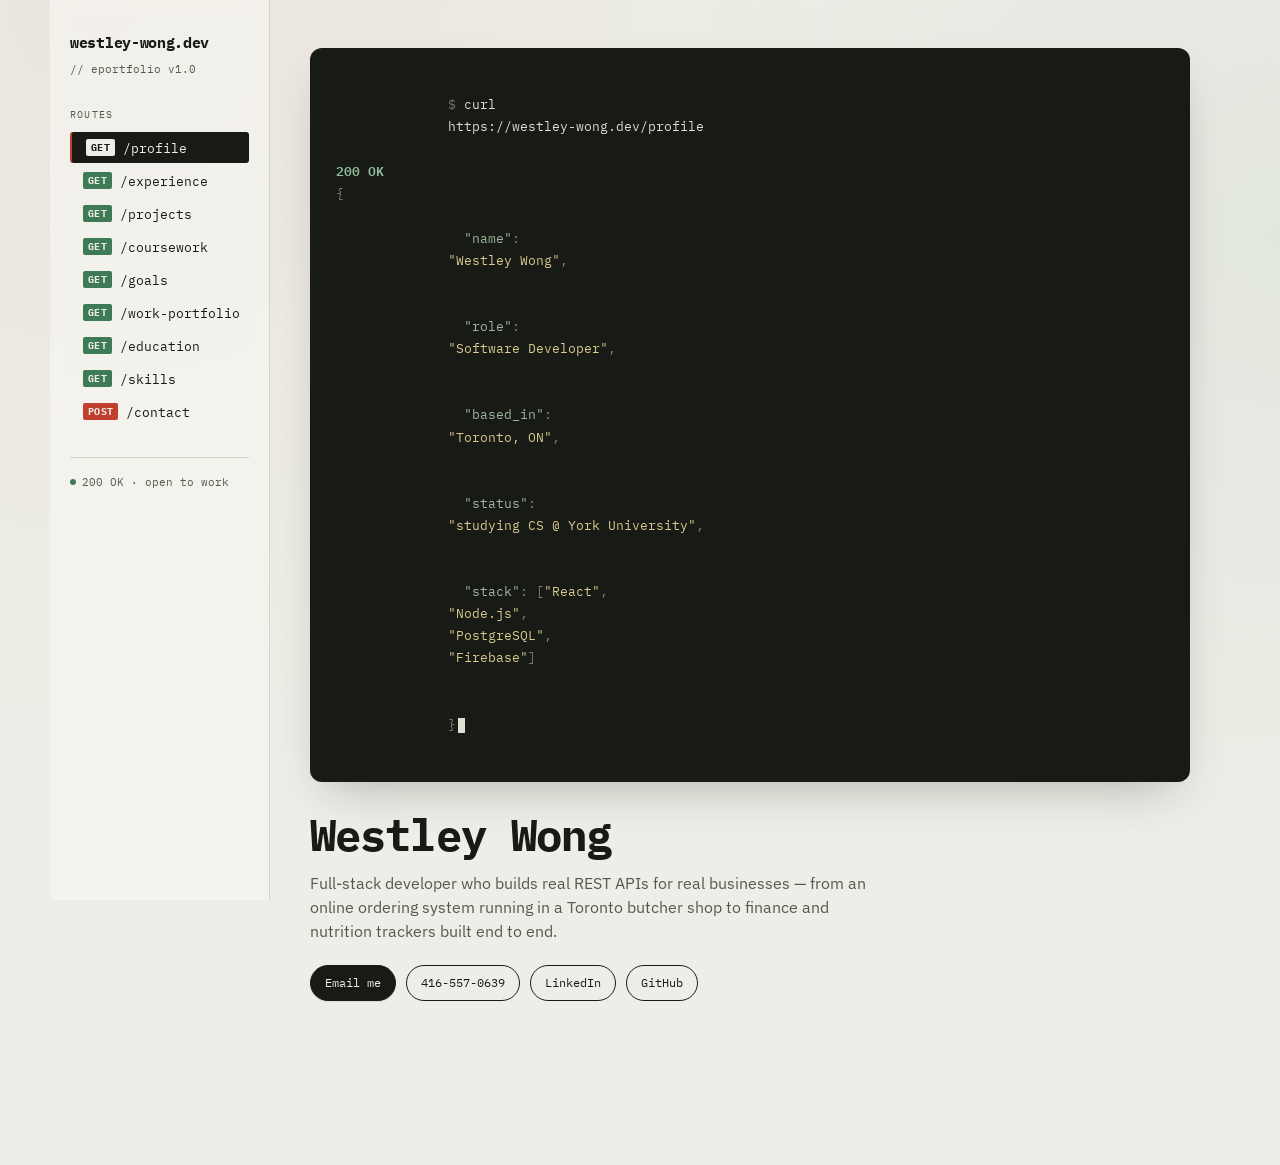
<file: index.html>
<!doctype html>
<html lang="en">
  <head>
    <meta charset="UTF-8" />
    <meta name="viewport" content="width=device-width, initial-scale=1.0" />
    <title>Westley Wong — /profile</title>
    <link rel="preconnect" href="https://fonts.googleapis.com" />
    <link
      href="https://fonts.googleapis.com/css2?family=IBM+Plex+Mono:wght@400;500;600;700&family=IBM+Plex+Sans:wght@400;500;600&display=swap"
      rel="stylesheet"
    />
    <link rel="stylesheet" href="css/style.css" />
  </head>
  <body>
    <div class="shell">
      <nav class="sidebar" aria-label="Section navigation">
        <div class="brand">westley-wong.dev</div>
        <div class="brand-sub">// eportfolio v1.0</div>

        <div class="nav-label">Routes</div>
        <ul class="routes" role="tablist" aria-label="Portfolio sections">
          <li>
            <button
              class="tab-btn is-active"
              role="tab"
              aria-selected="true"
              aria-controls="profile"
              id="tab-profile"
              data-target="profile"
            >
              <span class="method">GET</span>/profile
            </button>
          </li>
          <li>
            <button
              class="tab-btn"
              role="tab"
              aria-selected="false"
              aria-controls="experience"
              id="tab-experience"
              data-target="experience"
            >
              <span class="method">GET</span>/experience
            </button>
          </li>
          <li>
            <button
              class="tab-btn"
              role="tab"
              aria-selected="false"
              aria-controls="projects"
              id="tab-projects"
              data-target="projects"
            >
              <span class="method">GET</span>/projects
            </button>
          </li>
          <li>
            <button
              class="tab-btn"
              role="tab"
              aria-selected="false"
              aria-controls="coursework"
              id="tab-coursework"
              data-target="coursework"
            >
              <span class="method">GET</span>/coursework
            </button>
          </li>
          <li>
            <button
              class="tab-btn"
              role="tab"
              aria-selected="false"
              aria-controls="goals"
              id="tab-goals"
              data-target="goals"
            >
              <span class="method">GET</span>/goals
            </button>
          </li>
          <li>
            <button
              class="tab-btn"
              role="tab"
              aria-selected="false"
              aria-controls="work-portfolio"
              id="tab-work-portfolio"
              data-target="work-portfolio"
            >
              <span class="method">GET</span>/work-portfolio
            </button>
          </li>
          <li>
            <button
              class="tab-btn"
              role="tab"
              aria-selected="false"
              aria-controls="education"
              id="tab-education"
              data-target="education"
            >
              <span class="method">GET</span>/education
            </button>
          </li>
          <li>
            <button
              class="tab-btn"
              role="tab"
              aria-selected="false"
              aria-controls="skills"
              id="tab-skills"
              data-target="skills"
            >
              <span class="method">GET</span>/skills
            </button>
          </li>
          <li>
            <button
              class="tab-btn"
              role="tab"
              aria-selected="false"
              aria-controls="contact"
              id="tab-contact"
              data-target="contact"
            >
              <span class="method post">POST</span>/contact
            </button>
          </li>
        </ul>

        <div class="status-line">
          <span class="dot"></span> 200 OK · open to work
        </div>
      </nav>

      <main>
        <section
          class="hero is-active"
          id="profile"
          data-panel="profile"
          role="tabpanel"
          aria-labelledby="tab-profile"
          tabindex="0"
        >
          <div class="hero-console">
            <div class="c-line">
              <span class="c-comment">$</span> curl
              https://westley-wong.dev/profile
            </div>
            <div class="c-line"><span class="c-status">200 OK</span></div>
            <div class="c-line"><span class="c-punc">{</span></div>
            <div class="c-line">
              &nbsp;&nbsp;<span class="c-key">"name"</span
              ><span class="c-punc">:</span>
              <span class="c-str">"Westley Wong"</span
              ><span class="c-punc">,</span>
            </div>
            <div class="c-line">
              &nbsp;&nbsp;<span class="c-key">"role"</span
              ><span class="c-punc">:</span>
              <span class="c-str">"Software Developer"</span
              ><span class="c-punc">,</span>
            </div>
            <div class="c-line">
              &nbsp;&nbsp;<span class="c-key">"based_in"</span
              ><span class="c-punc">:</span>
              <span class="c-str">"Toronto, ON"</span
              ><span class="c-punc">,</span>
            </div>
            <div class="c-line">
              &nbsp;&nbsp;<span class="c-key">"status"</span
              ><span class="c-punc">:</span>
              <span class="c-str">"studying CS @ York University"</span
              ><span class="c-punc">,</span>
            </div>
            <div class="c-line">
              &nbsp;&nbsp;<span class="c-key">"stack"</span
              ><span class="c-punc">:</span> <span class="c-punc">[</span
              ><span class="c-str">"React"</span><span class="c-punc">,</span>
              <span class="c-str">"Node.js"</span><span class="c-punc">,</span>
              <span class="c-str">"PostgreSQL"</span
              ><span class="c-punc">,</span>
              <span class="c-str">"Firebase"</span><span class="c-punc">]</span>
            </div>
            <div class="c-line">
              <span class="c-punc">}</span><span class="caret"></span>
            </div>
          </div>

          <h1 class="hero-title">Westley Wong</h1>
          <p class="hero-role">
            Full-stack developer who builds real REST APIs for real businesses —
            from an online ordering system running in a Toronto butcher shop to
            finance and nutrition trackers built end to end.
          </p>

          <div class="hero-links">
            <a class="pill solid" href="mailto:wwwestley1113@gmail.com"
              >Email me</a
            >
            <a class="pill" href="tel:4165570639">416-557-0639</a>
            <a
              class="pill"
              href="https://linkedin.com/in/westley-wong-dev"
              target="_blank"
              rel="noopener"
              >LinkedIn</a
            >
            <a
              class="pill"
              href="https://github.com/wwong1113"
              target="_blank"
              rel="noopener"
              >GitHub</a
            >
          </div>
        </section>

        <section
          id="experience"
          data-panel="experience"
          role="tabpanel"
          aria-labelledby="tab-experience"
          tabindex="0"
        >
          <div class="req-header">
            <span class="path">GET /experience</span> — production work
          </div>
          <h2 class="section-title">
            Experience <span class="status-badge">200 OK</span>
          </h2>

          <div class="card">
            <div class="card-head">
              <div>
                <div class="card-title">Software Developer</div>
                <div class="card-org">Max Meats · Toronto, ON</div>
              </div>
              <div class="card-date">July 2025 — Present</div>
            </div>
            <div class="shot shot--empty">
              <!-- Illustrative placeholder. When your real screenshot is ready, delete the <svg> below and replace with:
               <img src="images/experience-max-meats.png" alt="Max Meats online ordering site screenshot"> -->
              <svg
                class="mock"
                viewBox="0 0 400 225"
                preserveAspectRatio="xMidYMid slice"
              >
                <rect width="400" height="225" fill="var(--card)" />
                <rect x="0" y="0" width="400" height="26" fill="var(--ink)" />
                <circle cx="14" cy="13" r="3.5" fill="#C13F2E" />
                <circle cx="26" cy="13" r="3.5" fill="#D9C98E" />
                <circle cx="38" cy="13" r="3.5" fill="#3E7A55" />
                <rect
                  x="150"
                  y="8"
                  width="100"
                  height="10"
                  rx="5"
                  fill="#4A4E42"
                />
                <rect
                  x="24"
                  y="46"
                  width="352"
                  height="34"
                  rx="6"
                  fill="var(--paper-dim)"
                />
                <rect
                  x="34"
                  y="56"
                  width="120"
                  height="8"
                  rx="4"
                  fill="var(--ink-soft)"
                />
                <rect
                  x="300"
                  y="54"
                  width="66"
                  height="16"
                  rx="8"
                  fill="var(--stamp)"
                />
                <g>
                  <rect
                    x="24"
                    y="94"
                    width="82"
                    height="70"
                    rx="6"
                    fill="var(--paper-dim)"
                  />
                  <rect
                    x="34"
                    y="104"
                    width="62"
                    height="34"
                    rx="4"
                    fill="#C9CBBB"
                  />
                  <rect
                    x="34"
                    y="144"
                    width="50"
                    height="7"
                    rx="3"
                    fill="var(--ink-soft)"
                  />
                  <rect
                    x="34"
                    y="154"
                    width="30"
                    height="7"
                    rx="3"
                    fill="var(--ok)"
                  />

                  <rect
                    x="116"
                    y="94"
                    width="82"
                    height="70"
                    rx="6"
                    fill="var(--paper-dim)"
                  />
                  <rect
                    x="126"
                    y="104"
                    width="62"
                    height="34"
                    rx="4"
                    fill="#C9CBBB"
                  />
                  <rect
                    x="126"
                    y="144"
                    width="50"
                    height="7"
                    rx="3"
                    fill="var(--ink-soft)"
                  />
                  <rect
                    x="126"
                    y="154"
                    width="30"
                    height="7"
                    rx="3"
                    fill="var(--ok)"
                  />

                  <rect
                    x="208"
                    y="94"
                    width="82"
                    height="70"
                    rx="6"
                    fill="var(--paper-dim)"
                  />
                  <rect
                    x="218"
                    y="104"
                    width="62"
                    height="34"
                    rx="4"
                    fill="#C9CBBB"
                  />
                  <rect
                    x="218"
                    y="144"
                    width="50"
                    height="7"
                    rx="3"
                    fill="var(--ink-soft)"
                  />
                  <rect
                    x="218"
                    y="154"
                    width="30"
                    height="7"
                    rx="3"
                    fill="var(--ok)"
                  />

                  <rect
                    x="300"
                    y="94"
                    width="76"
                    height="70"
                    rx="6"
                    fill="var(--paper-dim)"
                  />
                  <rect
                    x="310"
                    y="104"
                    width="56"
                    height="34"
                    rx="4"
                    fill="#C9CBBB"
                  />
                  <rect
                    x="310"
                    y="144"
                    width="44"
                    height="7"
                    rx="3"
                    fill="var(--ink-soft)"
                  />
                  <rect
                    x="310"
                    y="154"
                    width="28"
                    height="7"
                    rx="3"
                    fill="var(--ok)"
                  />
                </g>
                <rect
                  x="24"
                  y="182"
                  width="180"
                  height="8"
                  rx="4"
                  fill="var(--line)"
                />
              </svg>
            </div>
            <ul>
              <li>
                Designed and deployed a full-stack responsive website with an
                online ordering system, expanding customer purchase channels
                beyond in-store.
              </li>
              <li>
                Built and maintained RESTful API endpoints for real-time order
                creation, updates, and management, cutting manual data entry and
                processing time for staff.
              </li>
              <li>
                Integrated the ordering system with internal business workflows
                using event-driven logic to automate fulfillment, improving
                efficiency and reducing human error.
              </li>
            </ul>
            <div class="stack">
              <span class="tag">HTML/CSS</span
              ><span class="tag">JavaScript</span
              ><span class="tag">REST APIs</span
              ><span class="tag">Event-driven logic</span>
            </div>
          </div>
        </section>

        <section
          id="projects"
          data-panel="projects"
          role="tabpanel"
          aria-labelledby="tab-projects"
          tabindex="0"
        >
          <div class="req-header">
            <span class="path">GET /projects</span> — shipped independently
          </div>
          <h2 class="section-title">
            Projects <span class="status-badge">200 OK</span>
          </h2>

          <div class="card">
            <div class="card-head">
              <div><div class="card-title">Personal Budget Tracker</div></div>
              <div class="card-date">Apr 2026 — Present</div>
            </div>
            <div class="shot shot--empty">
              <!-- Illustrative placeholder. When your real screenshot is ready, delete the <svg> below and replace with:
               <img src="images/project-budget-tracker.png" alt="Personal Budget Tracker dashboard screenshot"> -->
              <svg
                class="mock"
                viewBox="0 0 400 225"
                preserveAspectRatio="xMidYMid slice"
              >
                <rect width="400" height="225" fill="var(--card)" />
                <rect
                  x="24"
                  y="24"
                  width="110"
                  height="52"
                  rx="8"
                  fill="var(--paper-dim)"
                />
                <rect
                  x="34"
                  y="34"
                  width="60"
                  height="7"
                  rx="3"
                  fill="var(--ink-soft)"
                />
                <rect
                  x="34"
                  y="50"
                  width="80"
                  height="12"
                  rx="4"
                  fill="var(--ok)"
                />
                <rect
                  x="145"
                  y="24"
                  width="110"
                  height="52"
                  rx="8"
                  fill="var(--paper-dim)"
                />
                <rect
                  x="155"
                  y="34"
                  width="60"
                  height="7"
                  rx="3"
                  fill="var(--ink-soft)"
                />
                <rect
                  x="155"
                  y="50"
                  width="70"
                  height="12"
                  rx="4"
                  fill="var(--stamp)"
                />
                <rect
                  x="266"
                  y="24"
                  width="110"
                  height="52"
                  rx="8"
                  fill="var(--paper-dim)"
                />
                <rect
                  x="276"
                  y="34"
                  width="60"
                  height="7"
                  rx="3"
                  fill="var(--ink-soft)"
                />
                <rect
                  x="276"
                  y="50"
                  width="60"
                  height="12"
                  rx="4"
                  fill="var(--ink)"
                />
                <rect
                  x="24"
                  y="92"
                  width="352"
                  height="112"
                  rx="8"
                  fill="var(--paper-dim)"
                />
                <g fill="var(--ok)">
                  <rect x="46" y="150" width="20" height="34" rx="2" />
                  <rect x="80" y="130" width="20" height="54" rx="2" />
                  <rect x="114" y="160" width="20" height="24" rx="2" />
                  <rect x="148" y="118" width="20" height="66" rx="2" />
                  <rect x="182" y="140" width="20" height="44" rx="2" />
                  <rect x="216" y="105" width="20" height="79" rx="2" />
                  <rect x="250" y="150" width="20" height="34" rx="2" />
                </g>
                <polyline
                  points="46,146 80,124 114,156 148,110 182,134 216,98 250,146 284,120"
                  fill="none"
                  stroke="var(--stamp)"
                  stroke-width="2.5"
                  stroke-linecap="round"
                  stroke-linejoin="round"
                />
              </svg>
            </div>
            <ul>
              <li>
                Architected a full-stack finance app with a custom
                Node.js/Express REST API, using JWT authentication and bcrypt
                password hashing for secure sessions.
              </li>
              <li>
                Designed a normalized PostgreSQL schema across users,
                transactions, and categories, with foreign key constraints and
                indexed columns for query performance.
              </li>
              <li>
                Built a responsive React frontend with full CRUD transaction
                management, category filtering, and a monthly income/expense
                dashboard.
              </li>
            </ul>
            <div class="stack">
              <span class="tag">React</span><span class="tag">Node.js</span
              ><span class="tag">Express.js</span
              ><span class="tag">PostgreSQL</span><span class="tag">JWT</span>
            </div>
          </div>

          <div class="card">
            <div class="card-head">
              <div><div class="card-title">Calorie Tracker</div></div>
              <div class="card-date">Aug 2025 — Present</div>
            </div>
            <div class="shot shot--empty">
              <!-- Illustrative placeholder. When your real screenshot is ready, delete the <svg> below and replace with:
               <img src="images/project-calorie-tracker.png" alt="Calorie Tracker app screenshot"> -->
              <svg
                class="mock"
                viewBox="0 0 400 225"
                preserveAspectRatio="xMidYMid slice"
              >
                <rect width="400" height="225" fill="var(--card)" />
                <circle
                  cx="90"
                  cy="90"
                  r="46"
                  fill="none"
                  stroke="var(--paper-dim)"
                  stroke-width="12"
                />
                <circle
                  cx="90"
                  cy="90"
                  r="46"
                  fill="none"
                  stroke="var(--ok)"
                  stroke-width="12"
                  stroke-linecap="round"
                  stroke-dasharray="180 289"
                  transform="rotate(-90 90 90)"
                />
                <circle
                  cx="200"
                  cy="90"
                  r="46"
                  fill="none"
                  stroke="var(--paper-dim)"
                  stroke-width="12"
                />
                <circle
                  cx="200"
                  cy="90"
                  r="46"
                  fill="none"
                  stroke="var(--stamp)"
                  stroke-width="12"
                  stroke-linecap="round"
                  stroke-dasharray="130 289"
                  transform="rotate(-90 200 90)"
                />
                <circle
                  cx="310"
                  cy="90"
                  r="46"
                  fill="none"
                  stroke="var(--paper-dim)"
                  stroke-width="12"
                />
                <circle
                  cx="310"
                  cy="90"
                  r="46"
                  fill="none"
                  stroke="#C9A24A"
                  stroke-width="12"
                  stroke-linecap="round"
                  stroke-dasharray="220 289"
                  transform="rotate(-90 310 90)"
                />
                <rect
                  x="24"
                  y="164"
                  width="352"
                  height="18"
                  rx="9"
                  fill="var(--paper-dim)"
                />
                <rect
                  x="24"
                  y="164"
                  width="230"
                  height="18"
                  rx="9"
                  fill="var(--ok)"
                  opacity="0.55"
                />
                <rect
                  x="24"
                  y="192"
                  width="352"
                  height="18"
                  rx="9"
                  fill="var(--paper-dim)"
                />
                <rect
                  x="24"
                  y="192"
                  width="150"
                  height="18"
                  rx="9"
                  fill="var(--stamp)"
                  opacity="0.55"
                />
              </svg>
            </div>
            <ul>
              <li>
                Architected a full-stack nutrition tracker using React and
                Firebase, with Firestore persistence and Firebase
                Authentication.
              </li>
              <li>
                Implemented full CRUD for meal logging and macronutrient
                tracking across protein, carbs, and fats.
              </li>
              <li>
                Consumed the Spoonacular API for 1,000+ food items, with
                debounced search, error boundaries, and response caching.
              </li>
            </ul>
            <div class="stack">
              <span class="tag">React</span><span class="tag">Firebase</span
              ><span class="tag">Spoonacular API</span
              ><span class="tag">CSS</span>
            </div>
          </div>

          <div class="card">
            <div class="card-head">
              <div><div class="card-title">Weather App</div></div>
              <div class="card-date">Mar 2025 — May 2025</div>
            </div>
            <div class="shot shot--empty">
              <!-- Illustrative placeholder. When your real screenshot is ready, delete the <svg> below and replace with:
               <img src="images/project-weather-app.png" alt="Weather App dashboard screenshot"> -->
              <svg
                class="mock"
                viewBox="0 0 400 225"
                preserveAspectRatio="xMidYMid slice"
              >
                <rect width="400" height="225" fill="var(--card)" />
                <circle cx="90" cy="76" r="34" fill="#D9C98E" />
                <g stroke="#D9C98E" stroke-width="4" stroke-linecap="round">
                  <line x1="90" y1="24" x2="90" y2="14" />
                  <line x1="90" y1="128" x2="90" y2="138" />
                  <line x1="38" y1="76" x2="28" y2="76" />
                  <line x1="142" y1="76" x2="152" y2="76" />
                  <line x1="54" y1="40" x2="47" y2="33" />
                  <line x1="126" y1="112" x2="133" y2="119" />
                  <line x1="126" y1="40" x2="133" y2="33" />
                  <line x1="54" y1="112" x2="47" y2="119" />
                </g>
                <rect
                  x="176"
                  y="46"
                  width="150"
                  height="16"
                  rx="8"
                  fill="var(--ink-soft)"
                  opacity="0.35"
                />
                <rect
                  x="176"
                  y="70"
                  width="110"
                  height="26"
                  rx="6"
                  fill="var(--ink)"
                />
                <g>
                  <rect
                    x="24"
                    y="160"
                    width="62"
                    height="46"
                    rx="8"
                    fill="var(--paper-dim)"
                  />
                  <rect
                    x="98"
                    y="160"
                    width="62"
                    height="46"
                    rx="8"
                    fill="var(--paper-dim)"
                  />
                  <rect
                    x="172"
                    y="160"
                    width="62"
                    height="46"
                    rx="8"
                    fill="var(--paper-dim)"
                  />
                  <rect
                    x="246"
                    y="160"
                    width="62"
                    height="46"
                    rx="8"
                    fill="var(--paper-dim)"
                  />
                  <rect
                    x="320"
                    y="160"
                    width="56"
                    height="46"
                    rx="8"
                    fill="var(--paper-dim)"
                  />
                </g>
              </svg>
            </div>
            <ul>
              <li>
                Built a real-time weather dashboard on the OpenWeather API,
                surfacing temperature, humidity, wind, and a 5-day forecast by
                location.
              </li>
              <li>
                Engineered an outfit-recommendation engine that parses current
                and forecasted conditions into clothing suggestions.
              </li>
              <li>
                Built reusable React components with centralized API error
                handling and graceful fallback UI for unreliable networks.
              </li>
            </ul>
            <div class="stack">
              <span class="tag">React</span
              ><span class="tag">OpenWeather API</span
              ><span class="tag">HTML/CSS</span>
            </div>
          </div>
        </section>

        <section
          id="coursework"
          data-panel="coursework"
          role="tabpanel"
          aria-labelledby="tab-coursework"
          tabindex="0"
        >
          <div class="req-header">
            <span class="path">GET /coursework</span> — school work
          </div>
          <h2 class="section-title">
            Coursework <span class="status-badge">200 OK</span>
          </h2>

          <div class="card">
            <div class="card-head">
              <div>
                <div class="card-title">
                  About Me — Values &amp; Strengths Reflection
                </div>
                <div class="card-org">CSSD COOP Program · York University</div>
              </div>
              <div class="card-date">COOP Preparation Assignment</div>
            </div>

            <div class="subsection">
              <div class="subsection-label">My Story</div>
              <p class="subsection-text">
                Growing up in Stouffville, Ontario, and watching my father
                follow through on promises even when he was busy shaped values I
                still hold today — reliability and discipline in how I
                collaborate and deliver on commitments. A HIGH5 strengths
                assessment later identified me as a Time Keeper, Empathizer,
                Deliverer, Strategist, and Winner — labels that felt accurate
                the moment I read them.
              </p>
            </div>

            <div class="subsection">
              <div class="subsection-label">My Strengths — HIGH5 Results</div>
              <p class="subsection-text">
                These five strengths complement each other in a software
                context: the Time Keeper keeps projects on schedule, the
                Strategist makes sure we're solving the right problem, the
                Deliverer keeps commitments to teammates, the Empathizer keeps
                the end user present in every design decision, and the Winner
                stays hungry even on routine tasks.
              </p>
            </div>

            <div class="subsection">
              <div class="subsection-label">My Artifacts</div>
              <p class="subsection-text">
                I chose two artifacts to represent my values: a photo of a
                Formula One car — the spark behind my interest in engineering,
                math, and computer science since age seven — and Brené Brown's
                quote "Clear is kind," which grounds how I try to communicate
                honestly and directly with teammates, tying to both my Deliverer
                and Empathizer strengths.
              </p>
            </div>

            <div class="subsection">
              <div class="subsection-label">
                Defining &amp; Living My Values
              </div>
              <p class="subsection-text">
                Ranked and reflected on ten work and lifestyle values — from
                intellectually stimulating work and creative problem-solving to
                teamwork, autonomy, and job security — tying each back to a real
                experience: a tough data structures assignment, a loosely-scoped
                Java project, a first-semester group project, and a self-paced
                Unreal Engine 5 course.
              </p>
            </div>

            <div class="subsection">
              <div class="subsection-label">What's Missing</div>
              <p class="subsection-text">
                Identified "meaningful impact" as a value not on the standard
                list but central to how I operate — connected directly to my
                Empathizer strength and the instinct to think about the end user
                in everything I build.
              </p>
            </div>

            <div class="stack">
              <span class="tag">Self-Reflection</span
              ><span class="tag">HIGH5 Strengths</span
              ><span class="tag">COOP Prep</span>
            </div>
            <a
              class="pill"
              style="margin-top: 14px; display: inline-flex"
              href="files/about-me-assignment.pdf"
              target="_blank"
              rel="noopener"
              >View full submission (PDF)</a
            >
          </div>
        </section>

        <section
          id="goals"
          data-panel="goals"
          role="tabpanel"
          aria-labelledby="tab-goals"
          tabindex="0"
        >
          <div class="req-header">
            <span class="path">GET /goals</span> — work term development plan
          </div>
          <h2 class="section-title">
            SMART Goals <span class="status-badge">200 OK</span>
          </h2>
          <p class="panel-intro">
            Software Engineering, York University ·
            <strong>K2I Academy</strong> (Mentor) · Work term May 15 – August
            21, 2026
          </p>

          <div class="card competency-card competency-ok">
            <div class="competency-tag">
              Critical Thinking &amp; Problem-Solving
            </div>
            <p class="why-text">
              During my work term, I will be helping k2i lab assistants analyze
              and prototype to a certain research question. There are many ways
              to approach this question so one of my main responsibilities is to
              help guide the lab assistants as it's often difficult to find a
              starting point and focus on designing a prototype. This work term
              will also help me with my problem solving skills as well as
              breaking down a problem which is beneficial to some of the course
              work I do within my program.
            </p>

            <div class="goal-card">
              <div class="goal-head">
                <span class="goal-badge">Goal 1</span>
              </div>
              <p class="goal-statement">
                By August 21, 2026, I will be able to break down the research
                question into structured phases which are intro to coding,
                electronics, the research question itself, and research-specific
                materials — and use this structure to guide students through the
                program.
              </p>
              <div class="smart-grid">
                <div class="smart-item">
                  <span class="smart-letter">S</span>
                  <p>
                    I'll map the research question into these introductions.
                  </p>
                </div>
                <div class="smart-item">
                  <span class="smart-letter">M</span>
                  <p>
                    I'll know I've done it when I have a written phase breakdown
                    and have used it to structure within the first week of their
                    learning.
                  </p>
                </div>
                <div class="smart-item">
                  <span class="smart-letter">A</span>
                  <p>
                    Breaking a big question into phases is manageable in the
                    first two weeks of the term, and using it across 20 sessions
                    is realistic over 4 weeks.
                  </p>
                </div>
                <div class="smart-item">
                  <span class="smart-letter">R</span>
                  <p>
                    Decomposing a complex problem into smaller parts is exactly
                    what critical thinking looks like in practice, and it
                    directly shapes how students approach the research question.
                  </p>
                </div>
                <div class="smart-item">
                  <span class="smart-letter">T</span>
                  <p>
                    Breakdown done: May 29 · Session 1 notes: June 19 · Sessions
                    2–3 notes: August 14.
                  </p>
                </div>
              </div>
              <div class="progress-note">
                Add a progress update: what's done so far, what's next.
              </div>
            </div>

            <div class="goal-card">
              <div class="goal-head">
                <span class="goal-badge">Goal 2</span>
              </div>
              <p class="goal-statement">
                By August 14, 2026, I will be able to provide the lab assistants
                with a range of sensor options they can use for their final
                prototype, each clearly connected to the bone-damage research
                question.
              </p>
              <div class="smart-grid">
                <div class="smart-item">
                  <span class="smart-letter">S</span>
                  <p>
                    I'll research and document at least 5 sensors (e.g.,
                    accelerometer, FSR, EMG, thermistor, piezo) with a short
                    description of what each measures and how it relates to the
                    research question.
                  </p>
                </div>
                <div class="smart-item">
                  <span class="smart-letter">M</span>
                  <p>
                    Done when I have a one-page sensor reference guide shared
                    with the lab assistants and reviewed by my supervisor.
                  </p>
                </div>
                <div class="smart-item">
                  <span class="smart-letter">A</span>
                  <p>
                    Researching 5 sensors over the first 5 weeks is realistic —
                    roughly one per week — and the work directly feeds into the
                    activities I'm already building.
                  </p>
                </div>
                <div class="smart-item">
                  <span class="smart-letter">R</span>
                  <p>
                    Understanding what each sensor measures and why it matters
                    to the research question is core to critical thinking, and
                    it gives lab assistants the knowledge they need to make
                    informed design decisions.
                  </p>
                </div>
                <div class="smart-item">
                  <span class="smart-letter">T</span>
                  <p>
                    Sources 1–2: May 29 · Sources 3–5: June 19 · Guide drafted:
                    July 24 · Shared with supervisor: August 14.
                  </p>
                </div>
              </div>
              <div class="progress-note">
                Add a progress update: what's done so far, what's next.
              </div>
            </div>
          </div>

          <div class="card competency-card competency-stamp">
            <div class="competency-tag">Agility &amp; Adaptability</div>
            <p class="why-text">
              This position requires me to touch upon many different fields like
              physics, biology, engineering, as well as math which requires
              constant learning as well as adjustments as to how to explain each
              and every concept. I often struggle with adapting to the current
              situation where I may stick to an original plan even if it is
              struggling. I want to be able to adapt and change my approach
              whenever something is not working. This is a requirement in many
              professional fields where adaptability and agility are of utmost
              importance as the field is constantly changing with new
              methodologies and technologies emerging all the time.
            </p>

            <div class="goal-card">
              <div class="goal-head">
                <span class="goal-badge">Goal 1</span>
              </div>
              <p class="goal-statement">
                By August 7, 2026, I will be able to create a hands-on activity
                using a variety of sensors and a micro:bit that is directly tied
                to the bone-damage research question, and write a guide another
                mentor could follow to run it.
              </p>
              <div class="smart-grid">
                <div class="smart-item">
                  <span class="smart-letter">S</span>
                  <p>
                    I'll design and build a working activity where students use
                    sensors (e.g., accelerometer, FSR) and a micro:bit to
                    collect data related to impact force or movement, and
                    document it in a step-by-step guide.
                  </p>
                </div>
                <div class="smart-item">
                  <span class="smart-letter">M</span>
                  <p>
                    Done when I have a working prototype and a written guide
                    reviewed by my supervisor.
                  </p>
                </div>
                <div class="smart-item">
                  <span class="smart-letter">A</span>
                  <p>
                    The micro:bit is beginner-friendly and I have the first 3
                    weeks to work — enough time to build something functional,
                    and I already have a personal interest in electronics
                    prototyping.
                  </p>
                </div>
                <div class="smart-item">
                  <span class="smart-letter">R</span>
                  <p>
                    Directly relevant to Agility — I'm picking up a new platform
                    fast and applying it immediately. It also ties directly to
                    the research question by giving students a real way to
                    measure impact force.
                  </p>
                </div>
                <div class="smart-item">
                  <span class="smart-letter">T</span>
                  <p>Start learning: May 15 · Working prototype: June 14.</p>
                </div>
              </div>
              <div class="progress-note">
                Add a progress update: what's done so far, what's next.
              </div>
            </div>

            <div class="goal-card">
              <div class="goal-head">
                <span class="goal-badge">Goal 2</span>
              </div>
              <p class="goal-statement">
                By August 14, 2026, I will be able to provide lab assistants
                with alternative ways to learn the material to help facilitate
                understanding when a concept isn't clicking.
              </p>
              <div class="smart-grid">
                <div class="smart-item">
                  <span class="smart-letter">S</span>
                  <p>
                    I will create alternative learning methodologies along with
                    my original methods to ensure that a student has many
                    different ways of learning depending on their learning
                    style.
                  </p>
                </div>
                <div class="smart-item">
                  <span class="smart-letter">M</span>
                  <p>
                    Done when asking students for feedback as to my learning
                    methodologies as well as how I could improve.
                  </p>
                </div>
                <div class="smart-item">
                  <span class="smart-letter">A</span>
                  <p>
                    Over the 4 weeks we are with the lab assistants, we will be
                    able to provide multiple forms for them to give feedback.
                  </p>
                </div>
                <div class="smart-item">
                  <span class="smart-letter">R</span>
                  <p>
                    Being able to adapt how I explain something is the core of
                    the Agility competency, and it's one of the most important
                    things a mentor can do when working with students who all
                    learn differently.
                  </p>
                </div>
                <div class="smart-item">
                  <span class="smart-letter">T</span>
                  <p>Slide creation: June 29 · Feedback form: July 15.</p>
                </div>
              </div>
              <div class="progress-note">
                Add a progress update: what's done so far, what's next.
              </div>
            </div>
          </div>

          <div class="card competency-card competency-gold">
            <div class="competency-tag">Communication Skills</div>
            <p class="why-text">
              Teaching concepts to students in a manner that they understand can
              be difficult when they are not familiar or interested in it.
              Oftentimes, written explanations assume previous knowledge, and I
              can struggle within group settings even if I have more knowledge.
              This work term gives me the opportunity to practice presenting and
              creating presentations for people who may not have come across
              certain concepts, while also having people with much more
              experience provide feedback as to my communication and
              explanations.
            </p>

            <div class="goal-card">
              <div class="goal-head">
                <span class="goal-badge">Goal 1</span>
              </div>
              <p class="goal-statement">
                By August 7, 2026, I will be able to create slides and explain
                more complicated concepts from the bone-damage research question
                to a younger audience in a way that is clear and
                age-appropriate.
              </p>
              <div class="smart-grid">
                <div class="smart-item">
                  <span class="smart-letter">S</span>
                  <p>
                    I'll create at least 15 slide decks on key concepts (e.g.,
                    impact force, how bone responds to stress, how sensors
                    work), each reviewed by my supervisor and a student for
                    clarity.
                  </p>
                </div>
                <div class="smart-item">
                  <span class="smart-letter">M</span>
                  <p>
                    Done when I have 15 finished slide decks, each with feedback
                    incorporated and confirmed as clear by at least one student
                    reviewer.
                  </p>
                </div>
                <div class="smart-item">
                  <span class="smart-letter">A</span>
                  <p>
                    15 slide decks over the span of 4 weeks is very doable as
                    the content load gets lighter as the lab assistants go
                    through more prototyping.
                  </p>
                </div>
                <div class="smart-item">
                  <span class="smart-letter">R</span>
                  <p>
                    Creating clear, accessible explanations for a younger
                    audience directly develops written and visual communication
                    skills, and is one of the core responsibilities of a K2I
                    mentor.
                  </p>
                </div>
                <div class="smart-item">
                  <span class="smart-letter">T</span>
                  <p>First 15 slide decks: July 15.</p>
                </div>
              </div>
              <div class="progress-note">
                Add a progress update: what's done so far, what's next.
              </div>
            </div>

            <div class="goal-card">
              <div class="goal-head">
                <span class="goal-badge">Goal 2</span>
              </div>
              <p class="goal-statement">
                By August 14, 2026, I will be able to create presentations for
                the lab assistants to help facilitate learning, while receiving
                feedback from supervisors to improve the quality of my delivery.
              </p>
              <div class="smart-grid">
                <div class="smart-item">
                  <span class="smart-letter">S</span>
                  <p>
                    I'll deliver at least 15 presentations to lab assistants,
                    each covering a core concept while relating back to the
                    research question.
                  </p>
                </div>
                <div class="smart-item">
                  <span class="smart-letter">M</span>
                  <p>
                    Done when the presentations are complete and I have
                    practiced them with a group of co-mentors.
                  </p>
                </div>
                <div class="smart-item">
                  <span class="smart-letter">A</span>
                  <p>
                    15 presentations is attainable as I have 4 weeks to create
                    slide decks and practice each presentation for the students.
                  </p>
                </div>
                <div class="smart-item">
                  <span class="smart-letter">R</span>
                  <p>
                    Presenting to colleagues and receiving supervisor feedback
                    is a direct application of the Communication competency in a
                    professional setting, and mirrors the kind of technical
                    communication I'll do throughout my engineering career.
                  </p>
                </div>
                <div class="smart-item">
                  <span class="smart-letter">T</span>
                  <p>First 15 presentations: July 29.</p>
                </div>
              </div>
              <div class="progress-note">
                Add a progress update: what's done so far, what's next.
              </div>
            </div>
          </div>

          <p class="panel-footnote">
            I'll talk through these goals with my K2I supervisor near the middle
            of the work term to discuss progress and adjust accordingly.
          </p>
        </section>

        <section
          id="work-portfolio"
          data-panel="work-portfolio"
          role="tabpanel"
          aria-labelledby="tab-work-portfolio"
          tabindex="0"
        >
          <div class="req-header">
            <span class="path">GET /work-portfolio</span> — artifacts
            demonstrating competencies
          </div>
          <h2 class="section-title">
            Work Portfolio <span class="status-badge">204 No Content</span>
          </h2>
          <p class="panel-intro">
            Course projects, papers, and work-term deliverables that demonstrate
            the competencies above will go here — each tagged to a competency
            with a short reflection on what I learned, why it matters, and how
            it connects to my professional goals.
          </p>
          <div class="empty-panel">Nothing added yet — check back soon.</div>
        </section>

        <section
          id="education"
          data-panel="education"
          role="tabpanel"
          aria-labelledby="tab-education"
          tabindex="0"
        >
          <div class="req-header"><span class="path">GET /education</span></div>
          <h2 class="section-title">
            Education <span class="status-badge">200 OK</span>
          </h2>
          <div class="card edu-card">
            <div class="card-head">
              <div>
                <div class="card-title">
                  Bachelor of Applied Science — Computer Science (Software
                  Development)
                </div>
                <div class="card-org">York University · Markham, ON</div>
              </div>
              <div class="card-date">Sept 2024 — Expected May 2028</div>
            </div>
            <div class="coursework">
              Coursework: Data Structures & Algorithms, Object-Oriented
              Programming, Programming in C, Web Development, Intro to Cloud
              Computing, Software Design.
            </div>
          </div>
        </section>

        <section
          id="skills"
          data-panel="skills"
          role="tabpanel"
          aria-labelledby="tab-skills"
          tabindex="0"
        >
          <div class="req-header"><span class="path">GET /skills</span></div>
          <h2 class="section-title">
            Skills <span class="status-badge">200 OK</span>
          </h2>
          <div class="skills-grid">
            <div class="skill-card">
              <div class="skill-key">Languages</div>
              <div class="skill-val">
                Java, Python, C, JavaScript, TypeScript, HTML/CSS, SQL
              </div>
            </div>
            <div class="skill-card">
              <div class="skill-key">Frameworks &amp; Libraries</div>
              <div class="skill-val">
                React, Node.js, Express.js, REST APIs, JUnit, Material-UI,
                pandas, NumPy
              </div>
            </div>
            <div class="skill-card">
              <div class="skill-key">Databases &amp; Cloud</div>
              <div class="skill-val">
                PostgreSQL, Firebase (Firestore, Auth, Realtime DB), SQLite, AWS
                (EC2, S3)
              </div>
            </div>
            <div class="skill-card">
              <div class="skill-key">Developer Tools</div>
              <div class="skill-val">
                Git, GitHub, Docker, Postman, npm, Figma, VS Code, IntelliJ,
                Eclipse
              </div>
            </div>
            <div class="skill-card">
              <div class="skill-key">Concepts</div>
              <div class="skill-val">
                RESTful Architecture, JWT Authentication, Agile/Scrum, OOP,
                CI/CD, Cloud Deployment, Full-Stack Development
              </div>
            </div>
          </div>
        </section>

        <section
          id="contact"
          data-panel="contact"
          role="tabpanel"
          aria-labelledby="tab-contact"
          tabindex="0"
        >
          <div class="contact-block">
            <div class="req-header">
              POST <span class="path">/contact</span>
            </div>
            <div class="contact-title">
              Let's build something<span class="stamp-mark">SENT ✓</span>
            </div>
            <div class="contact-sub">
              Open to internships and full-stack roles — reach out any time.
            </div>
            <div class="contact-links">
              <a href="mailto:wwwestley1113@gmail.com"
                >wwwestley1113@gmail.com</a
              >
              <a href="tel:4165570639">416-557-0639</a>
              <a
                href="https://linkedin.com/in/westley-wong-dev"
                target="_blank"
                rel="noopener"
                >linkedin.com/in/westley-wong-dev</a
              >
              <a
                href="https://github.com/wwong1113"
                target="_blank"
                rel="noopener"
                >github.com/wwong1113</a
              >
            </div>
          </div>
        </section>
      </main>
    </div>

    <script src="js/script.js"></script>
  </body>
</html>
</file>
<file: css/style.css>
:root{
    --paper: #EDEEE7;
    --paper-dim: #E1E2D8;
    --ink: #181A16;
    --ink-soft: #565A4E;
    --line: #D2D4C6;
    --stamp: #C13F2E;
    --ok: #3E7A55;
    --card: #FAFAF6;
    --mono: 'IBM Plex Mono', monospace;
    --sans: 'IBM Plex Sans', sans-serif;
    --shadow-sm: 0 1px 2px rgba(24,26,22,0.06), 0 1px 1px rgba(24,26,22,0.04);
    --shadow-md: 0 12px 28px -14px rgba(24,26,22,0.22), 0 2px 6px -2px rgba(24,26,22,0.08);
    --shadow-lg: 0 20px 45px -18px rgba(24,26,22,0.3);
    --radius: 12px;
  }
  *{margin:0;padding:0;box-sizing:border-box;}
  html{scroll-behavior:smooth;}
  body{
    background:
      radial-gradient(circle at 8% 0%, rgba(193,63,46,0.05), transparent 45%),
      radial-gradient(circle at 100% 20%, rgba(62,122,85,0.06), transparent 40%),
      var(--paper);
    color:var(--ink);
    font-family:var(--sans);
    line-height:1.5;
    -webkit-font-smoothing:antialiased;
    min-height:100vh;
  }
  @media (prefers-reduced-motion: reduce){
    *{animation-duration:0.01ms !important; animation-iteration-count:1 !important; transition-duration:0.01ms !important; scroll-behavior:auto !important;}
  }
  a{color:inherit;}
  ::selection{background:var(--stamp);color:var(--paper);}

  /* ---------- layout shell ---------- */
  .shell{
    display:grid;
    grid-template-columns:220px 1fr;
    max-width:1180px;
    margin:0 auto;
    min-height:100vh;
  }
  @media (max-width:860px){
    .shell{grid-template-columns:1fr;}
  }

  /* ---------- sidebar / route nav ---------- */
  .sidebar{
    border-right:1px solid var(--line);
    padding:32px 20px;
    position:sticky;
    top:0;
    align-self:start;
    height:100vh;
    overflow-y:auto;
    background:rgba(250,250,246,0.5);
    backdrop-filter:blur(6px);
  }
  @media (max-width:860px){
    .sidebar{
      position:static;
      height:auto;
      border-right:none;
      border-bottom:1px solid var(--line);
      padding:20px 16px;
    }
    .routes{
      display:flex;
      gap:6px;
      overflow-x:auto;
      margin-bottom:14px;
      padding-bottom:4px;
      -webkit-overflow-scrolling:touch;
    }
    .routes li{margin-bottom:0;flex:0 0 auto;}
    .tab-btn{white-space:nowrap;}
    .brand-sub, .nav-label{display:none;}
    .status-line{border-top:none;padding-top:0;}
  }
  .brand{
    font-family:var(--mono);
    font-weight:700;
    font-size:15px;
    letter-spacing:-0.02em;
    margin-bottom:6px;
  }
  .brand-sub{
    font-family:var(--mono);
    font-size:11px;
    color:var(--ink-soft);
    margin-bottom:30px;
  }
  .nav-label{
    font-family:var(--mono);
    font-size:10px;
    letter-spacing:0.12em;
    text-transform:uppercase;
    color:var(--ink-soft);
    margin-bottom:10px;
  }
  .routes{list-style:none;margin-bottom:30px;}
  .routes li{margin-bottom:2px;}
  .tab-btn{
    width:100%;
    display:flex;
    align-items:center;
    gap:8px;
    font-family:var(--mono);
    font-size:12.5px;
    padding:7px 8px 7px 11px;
    border-radius:3px;
    text-decoration:none;
    color:var(--ink);
    background:transparent;
    border:none;
    border-left:2px solid transparent;
    cursor:pointer;
    text-align:left;
    transition:background 0.15s ease, border-color 0.2s ease, padding-left 0.2s ease;
  }
  .tab-btn:hover{background:var(--paper-dim);}
  .tab-btn:focus-visible{outline:none;box-shadow:0 0 0 2px var(--stamp);}
  .tab-btn.is-active{background:var(--ink);color:var(--paper);border-left-color:var(--stamp);padding-left:14px;}
  .tab-btn.is-active .method{background:var(--paper);color:var(--ink);}
  .method{
    font-size:9.5px;
    font-weight:700;
    padding:2px 5px;
    border-radius:2px;
    background:var(--ok);
    color:var(--paper);
    letter-spacing:0.03em;
  }
  .method.post{background:var(--stamp);}
  .status-line{
    font-family:var(--mono);
    font-size:11px;
    color:var(--ink-soft);
    border-top:1px solid var(--line);
    padding-top:16px;
    display:flex;
    align-items:center;
    gap:6px;
  }
  .dot{width:6px;height:6px;border-radius:50%;background:var(--ok);display:inline-block;animation:pulse 2.4s ease-in-out infinite;}
  @keyframes pulse{0%,100%{opacity:1;}50%{opacity:0.35;}}

  /* ---------- main content ---------- */
  main{padding:48px 40px 100px;}
  @media (max-width:860px){main{padding:36px 20px 80px;}}
  @media (max-width:480px){main{padding:28px 14px 60px;}}

  .req-header{
    font-family:var(--mono);
    font-size:12px;
    color:var(--ink-soft);
    margin-bottom:6px;
  }
  .req-header .path{color:var(--ink);font-weight:600;}

  /* hero */
  .hero{margin-bottom:64px;}
  .hero-console{
    background:var(--ink);
    color:#DCDFD1;
    border-radius:var(--radius);
    padding:24px 26px;
    font-family:var(--mono);
    font-size:13px;
    line-height:1.7;
    overflow-x:auto;
    box-shadow:var(--shadow-lg);
  }
  .hero-console .c-line{
    white-space:pre;
    opacity:0;
    transform:translateY(6px);
    animation:line-in 0.4s ease forwards;
  }
  .hero-console .c-line:nth-child(1){animation-delay:0.05s;}
  .hero-console .c-line:nth-child(2){animation-delay:0.22s;}
  .hero-console .c-line:nth-child(3){animation-delay:0.34s;}
  .hero-console .c-line:nth-child(4){animation-delay:0.42s;}
  .hero-console .c-line:nth-child(5){animation-delay:0.50s;}
  .hero-console .c-line:nth-child(6){animation-delay:0.58s;}
  .hero-console .c-line:nth-child(7){animation-delay:0.66s;}
  .hero-console .c-line:nth-child(8){animation-delay:0.74s;}
  .hero-console .c-line:nth-child(9){animation-delay:0.82s;}
  @keyframes line-in{to{opacity:1;transform:translateY(0);}}
  .c-key{color:#9FB89C;}
  .c-str{color:#D9C98E;}
  .c-punc{color:#7C8072;}
  .c-comment{color:#6E7266;}
  .c-status{color:#8FBF9A;font-weight:600;}
  .caret{display:inline-block;width:7px;height:15px;background:#DCDFD1;vertical-align:text-bottom;animation:blink 1.1s step-end infinite;margin-left:2px;}
  @keyframes blink{0%,49%{opacity:1;}50%,100%{opacity:0;}}

  .hero-title{
    font-family:var(--mono);
    font-weight:700;
    font-size:clamp(28px,5vw,44px);
    letter-spacing:-0.02em;
    margin-top:28px;
    line-height:1.15;
    opacity:0;
    animation:rise-in 0.5s ease forwards;
    animation-delay:0.95s;
  }
  .hero-role{
    font-family:var(--sans);
    font-size:16px;
    color:var(--ink-soft);
    margin-top:10px;
    max-width:560px;
    opacity:0;
    animation:rise-in 0.5s ease forwards;
    animation-delay:1.08s;
  }
  .hero-links{
    display:flex;
    gap:10px;
    flex-wrap:wrap;
    margin-top:22px;
    opacity:0;
    animation:rise-in 0.5s ease forwards;
    animation-delay:1.2s;
  }
  @keyframes rise-in{from{opacity:0;transform:translateY(8px);}to{opacity:1;transform:translateY(0);}}
  .pill{
    font-family:var(--mono);
    font-size:12px;
    padding:8px 14px;
    border:1px solid var(--ink);
    border-radius:20px;
    text-decoration:none;
    display:inline-flex;
    align-items:center;
    gap:6px;
    transition:background 0.2s ease, color 0.2s ease, transform 0.2s ease, box-shadow 0.2s ease;
  }
  .pill.solid{background:var(--ink);color:var(--paper);box-shadow:var(--shadow-sm);}
  .pill:hover{background:var(--ink);color:var(--paper);transform:translateY(-2px);box-shadow:var(--shadow-sm);}
  .pill:focus-visible{outline:2px solid var(--stamp);outline-offset:2px;}

  /* section framing */
  section{margin-bottom:0;scroll-margin-top:24px;}
  section[data-panel]{display:none;animation:fade-in 0.25s ease;}
  section[data-panel].is-active{display:block;}
  @keyframes fade-in{from{opacity:0;transform:translateY(4px);}to{opacity:1;transform:translateY(0);}}
  @media (prefers-reduced-motion: reduce){
    section[data-panel]{animation:none;}
  }
  .section-title{
    font-family:var(--mono);
    font-size:20px;
    font-weight:600;
    margin-bottom:18px;
    display:flex;
    align-items:baseline;
    gap:10px;
  }
  .status-badge{
    font-family:var(--mono);
    font-size:10.5px;
    font-weight:700;
    color:var(--ok);
    border:1px solid var(--ok);
    padding:1px 6px;
    border-radius:3px;
  }

  /* generic card */
  .card{
    background:var(--card);
    border:1px solid var(--line);
    border-radius:var(--radius);
    padding:24px 26px;
    margin-bottom:16px;
    box-shadow:var(--shadow-sm);
    opacity:0;
    animation:card-in 0.4s ease forwards;
    transition:transform 0.25s cubic-bezier(.2,.8,.3,1), box-shadow 0.25s ease, border-color 0.25s ease;
  }
  .card:hover{
    transform:translateY(-4px);
    box-shadow:var(--shadow-md);
    border-color:#B7BAA6;
  }
  section[data-panel] .card:nth-of-type(1){animation-delay:0.06s;}
  section[data-panel] .card:nth-of-type(2){animation-delay:0.14s;}
  section[data-panel] .card:nth-of-type(3){animation-delay:0.22s;}
  section[data-panel] .card:nth-of-type(4){animation-delay:0.30s;}
  @keyframes card-in{from{opacity:0;transform:translateY(10px);}to{opacity:1;transform:translateY(0);}}
  .card-head{
    display:flex;
    justify-content:space-between;
    flex-wrap:wrap;
    gap:6px;
    margin-bottom:6px;
  }
  .card-title{font-weight:600;font-size:15.5px;}
  .card-org{font-family:var(--mono);font-size:12px;color:var(--ink-soft);}
  .card-date{font-family:var(--mono);font-size:12px;color:var(--ink-soft);white-space:nowrap;}
  .card ul{padding-left:18px;margin-top:10px;}
  .card li{font-size:14px;color:#33352E;margin-bottom:6px;}
  .card li::marker{color:var(--stamp);}

  /* image / screenshot slots */
  .shot{
    position:relative;
    width:100%;
    aspect-ratio:16/9;
    border-radius:10px;
    overflow:hidden;
    margin-bottom:18px;
    background:var(--paper-dim);
    border:1px solid var(--line);
  }
  .shot img{
    width:100%;
    height:100%;
    object-fit:cover;
    display:block;
    transition:transform 0.35s ease;
  }
  .card:hover .shot img{transform:scale(1.035);}
  .shot--empty{
    background:linear-gradient(155deg, #F1F2EA, #E6E7DC);
  }
  .mock{
    width:100%;
    height:100%;
    display:block;
    transition:transform 0.35s ease;
  }
  .card:hover .mock{transform:scale(1.02);}

  /* tag chips for tech stack */
  .stack{display:flex;flex-wrap:wrap;gap:6px;margin-top:12px;}
  .tag{
    font-family:var(--mono);
    font-size:11px;
    padding:3px 8px;
    background:var(--paper-dim);
    border-radius:3px;
    color:var(--ink-soft);
    transition:background 0.15s ease, color 0.15s ease;
  }
  .card:hover .tag{background:var(--paper);color:var(--ink);}

  /* ---------- labeled subsections within a card (e.g. About Me) ---------- */
  .subsection{margin-bottom:16px;}
  .subsection:last-of-type{margin-bottom:20px;}
  .subsection-label{
    font-family:var(--mono);
    font-size:11px;
    font-weight:700;
    letter-spacing:0.04em;
    text-transform:uppercase;
    color:var(--stamp);
    margin-bottom:6px;
  }
  .subsection-text{
    font-size:14px;
    color:#33352E;
    line-height:1.65;
  }

  /* ---------- empty panel state ---------- */
  .empty-panel{
    font-family:var(--mono);
    font-size:13px;
    color:var(--ink-soft);
    border:1.5px dashed #B9BCAC;
    background:linear-gradient(155deg, #F1F2EA, #E6E7DC);
    border-radius:var(--radius);
    padding:40px 24px;
    text-align:center;
  }

  /* ---------- panel intro / footnote text ---------- */
  .panel-intro{
    font-size:14.5px;
    color:var(--ink-soft);
    max-width:640px;
    margin-bottom:24px;
    line-height:1.6;
  }
  .panel-footnote{
    font-family:var(--mono);
    font-size:12px;
    color:var(--ink-soft);
    margin-top:8px;
    font-style:italic;
  }

  /* ---------- competency cards (Goals panel) ---------- */
  .competency-card{
    padding-top:26px;
    border-left:4px solid var(--ink-soft);
  }
  .competency-ok{border-left-color:var(--ok);}
  .competency-stamp{border-left-color:var(--stamp);}
  .competency-gold{border-left-color:#C9A24A;}

  .competency-tag{
    display:inline-block;
    font-family:var(--mono);
    font-size:11px;
    font-weight:600;
    letter-spacing:0.03em;
    text-transform:uppercase;
    padding:5px 11px;
    border-radius:20px;
    margin-bottom:14px;
    background:var(--paper-dim);
    color:var(--ink);
  }
  .competency-ok .competency-tag,
  .competency-tag--ok{background:rgba(62,122,85,0.12);color:var(--ok);}
  .competency-stamp .competency-tag,
  .competency-tag--stamp{background:rgba(193,63,46,0.1);color:var(--stamp);}
  .competency-gold .competency-tag,
  .competency-tag--gold{background:rgba(201,162,74,0.16);color:#8A6B26;}

  .why-text{
    font-size:14px;
    color:#33352E;
    line-height:1.65;
    margin-bottom:20px;
  }

  .goal-card{
    background:var(--paper-dim);
    border:1px solid var(--line);
    border-radius:10px;
    padding:20px 22px;
    margin-bottom:16px;
  }
  .goal-card:last-of-type{margin-bottom:0;}
  .goal-head{margin-bottom:10px;}
  .goal-badge{
    font-family:var(--mono);
    font-size:11px;
    font-weight:700;
    color:var(--paper);
    background:var(--ink);
    padding:3px 10px;
    border-radius:4px;
    letter-spacing:0.03em;
  }
  .goal-statement{
    font-size:15px;
    font-weight:500;
    line-height:1.55;
    margin-bottom:16px;
  }

  .smart-grid{
    display:grid;
    grid-template-columns:1fr;
    gap:10px;
    margin-bottom:14px;
  }
  .smart-item{
    display:flex;
    gap:12px;
    align-items:flex-start;
    background:var(--card);
    border:1px solid var(--line);
    border-radius:8px;
    padding:12px 14px;
  }
  .smart-letter{
    flex-shrink:0;
    width:24px;
    height:24px;
    border-radius:50%;
    background:var(--ink);
    color:var(--paper);
    font-family:var(--mono);
    font-size:12px;
    font-weight:700;
    display:flex;
    align-items:center;
    justify-content:center;
  }
  .smart-item p{font-size:13px;color:#33352E;line-height:1.55;}

  .progress-note{
    font-family:var(--mono);
    font-size:11.5px;
    color:var(--ink-soft);
    border:1.5px dashed #B9BCAC;
    background:linear-gradient(155deg, #F1F2EA, #E6E7DC);
    border-radius:8px;
    padding:12px 14px;
    text-align:center;
  }

  /* ---------- reflection block (Work Portfolio panel) ---------- */
  .reflection-block{
    display:grid;
    gap:12px;
    margin:18px 0 6px;
  }
  .reflection-item{
    background:var(--paper-dim);
    border-radius:8px;
    padding:12px 14px;
  }
  .reflection-q{
    display:block;
    font-family:var(--mono);
    font-size:11.5px;
    font-weight:700;
    color:var(--stamp);
    margin-bottom:5px;
  }
  .reflection-placeholder{
    font-size:13px;
    color:var(--ink-soft);
    font-style:italic;
    line-height:1.55;
  }

  /* skills grid */
  .skills-grid{
    display:grid;
    grid-template-columns:repeat(auto-fit,minmax(220px,1fr));
    gap:14px;
  }
  .skill-card{
    background:var(--card);
    border:1px solid var(--line);
    border-radius:var(--radius);
    padding:20px 22px;
    box-shadow:var(--shadow-sm);
    opacity:0;
    animation:card-in 0.4s ease forwards;
    transition:transform 0.25s cubic-bezier(.2,.8,.3,1), box-shadow 0.25s ease, border-color 0.25s ease;
  }
  .skill-card:hover{
    transform:translateY(-4px);
    box-shadow:var(--shadow-md);
    border-color:#B7BAA6;
  }
  .skills-grid .skill-card:nth-child(1){animation-delay:0.05s;}
  .skills-grid .skill-card:nth-child(2){animation-delay:0.11s;}
  .skills-grid .skill-card:nth-child(3){animation-delay:0.17s;}
  .skills-grid .skill-card:nth-child(4){animation-delay:0.23s;}
  .skills-grid .skill-card:nth-child(5){animation-delay:0.29s;}
  .skill-key{
    font-family:var(--mono);
    font-size:11px;
    color:var(--stamp);
    text-transform:uppercase;
    letter-spacing:0.06em;
    margin-bottom:8px;
  }
  .skill-val{font-size:13.5px;color:#33352E;}

  /* education */
  .edu-card .card-org{margin-bottom:4px;}
  .coursework{font-size:13px;color:var(--ink-soft);margin-top:10px;}

  /* footer / contact */
  .contact-block{
    background:var(--ink);
    color:#DCDFD1;
    border-radius:var(--radius);
    padding:36px 28px;
    text-align:center;
    box-shadow:var(--shadow-lg);
  }
  .contact-block .req-header{color:#8B9082;}
  .contact-block .path{color:#DCDFD1;}
  .contact-title{
    font-family:var(--mono);
    font-size:22px;
    font-weight:700;
    margin:10px 0 8px;
  }
  .contact-sub{font-size:14px;color:#B7BBA9;margin-bottom:20px;}
  .contact-links{display:flex;gap:10px;justify-content:center;flex-wrap:wrap;}
  .contact-links a{
    font-family:var(--mono);
    font-size:12.5px;
    padding:9px 16px;
    border:1px solid #4A4E42;
    border-radius:20px;
    text-decoration:none;
    color:#DCDFD1;
    transition:background 0.15s ease, border-color 0.15s ease;
  }
  .contact-links a:hover{background:#2A2C25;border-color:#6E7266;}
  .contact-links a:focus-visible{outline:2px solid var(--stamp);outline-offset:2px;}

  .stamp-mark{
    position:relative;
    display:inline-block;
    font-family:var(--mono);
    font-size:11px;
    font-weight:700;
    color:var(--stamp);
    border:2px solid var(--stamp);
    border-radius:4px;
    padding:2px 8px;
    margin-left:10px;
    letter-spacing:0.04em;
    opacity:0;
    animation:stamp-in 0.5s cubic-bezier(.2,1.4,.4,1) forwards;
    animation-delay:0.3s;
  }
  @keyframes stamp-in{
    0%{opacity:0;transform:scale(1.8) rotate(-16deg);}
    60%{opacity:1;transform:scale(0.94) rotate(-2deg);}
    100%{opacity:1;transform:scale(1) rotate(-4deg);}
  }
</file>
